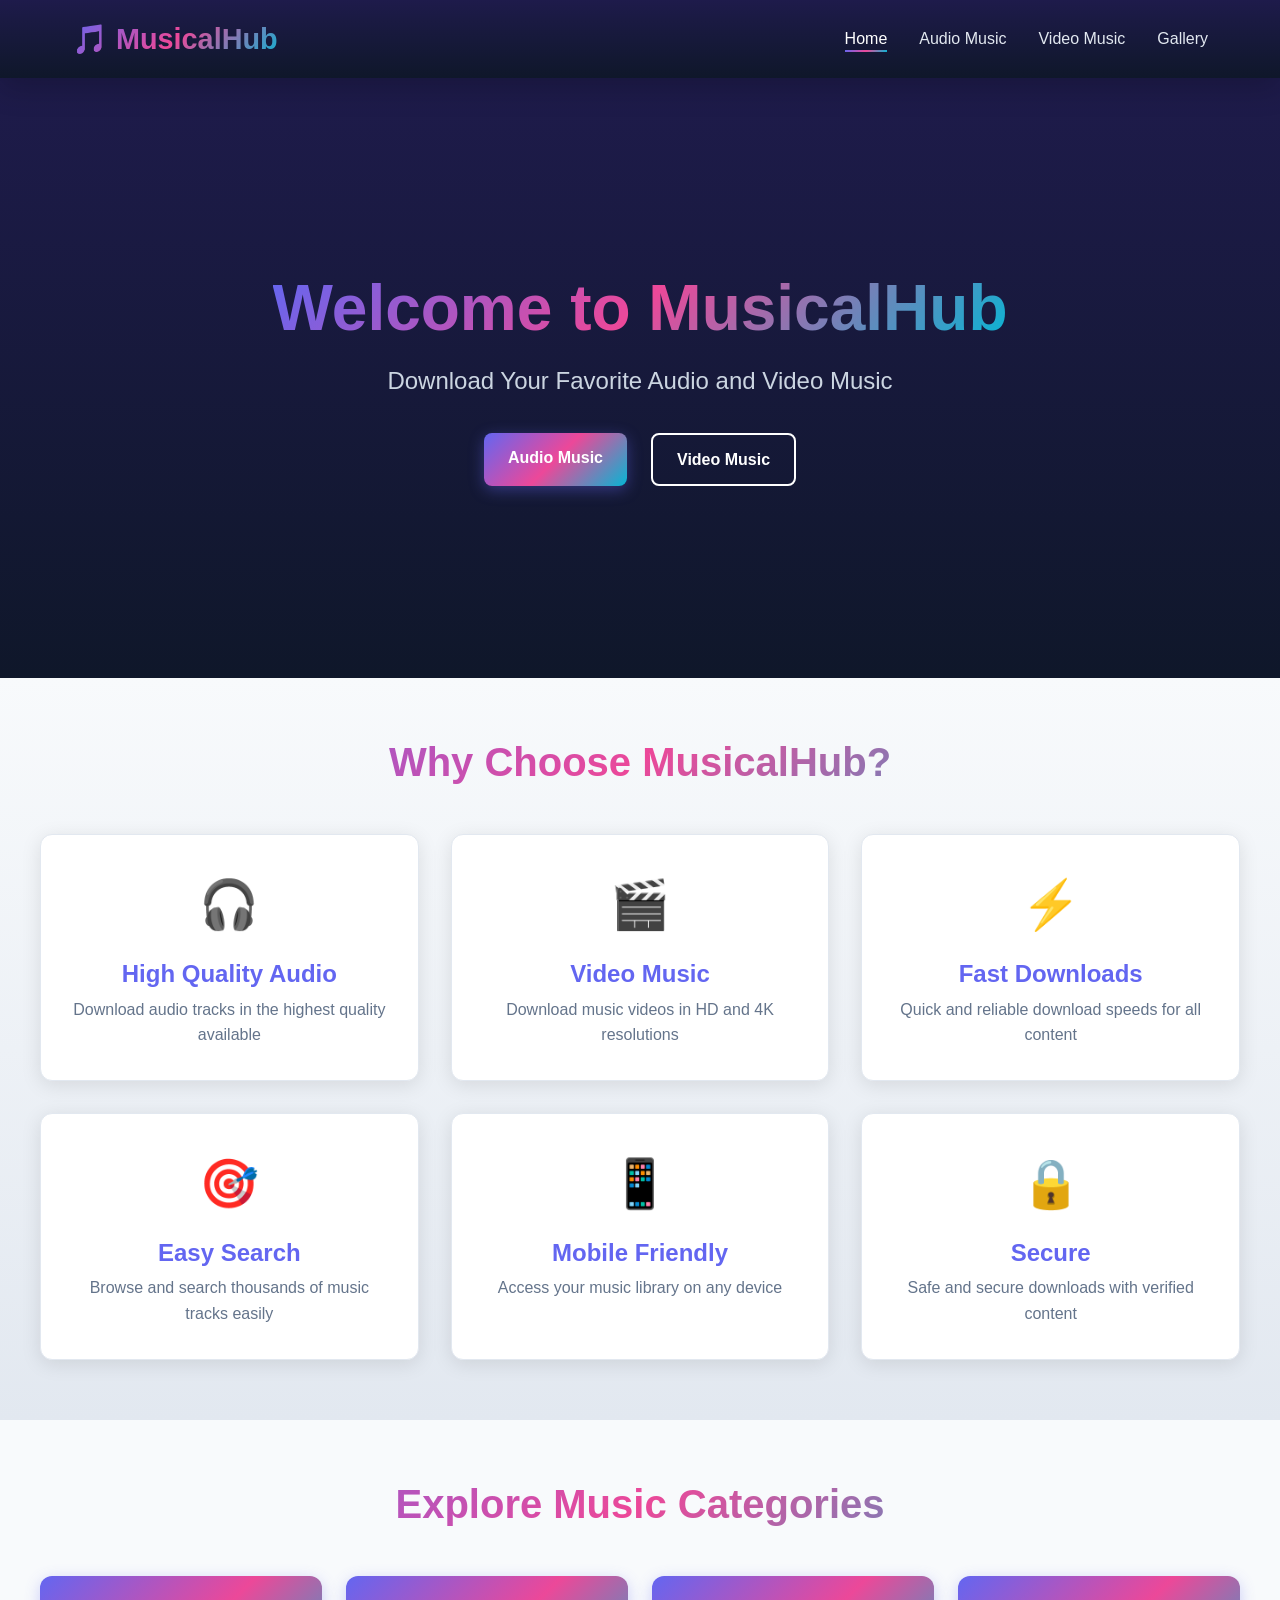
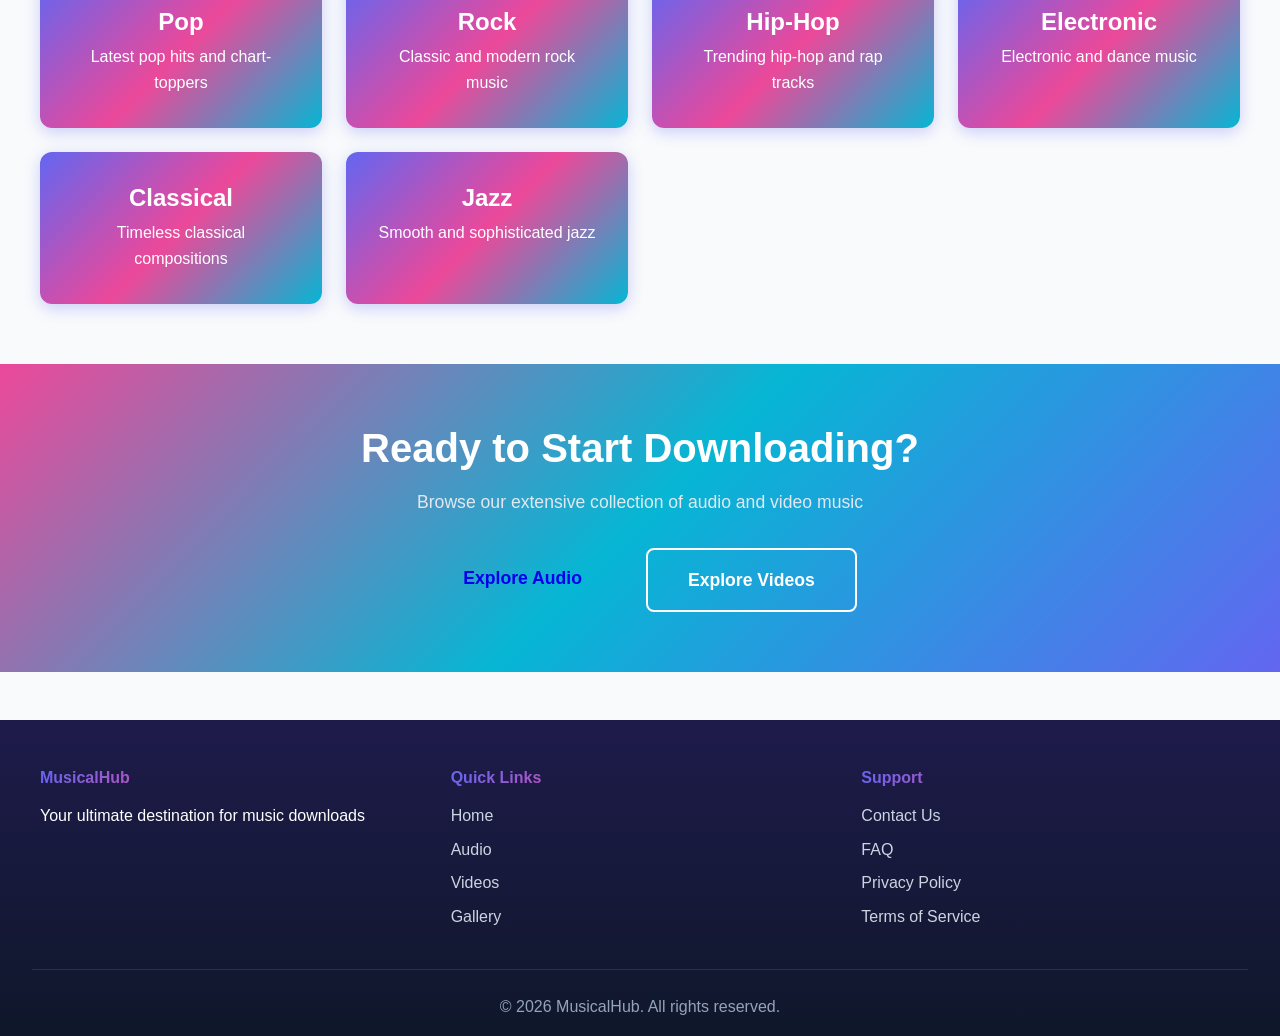
<file: index.html>
<!DOCTYPE html>
<html lang="en">
<head>
    <meta charset="UTF-8">
    <meta name="viewport" content="width=device-width, initial-scale=1.0">
    <title>MusicalHub - Download Music</title>
    <link rel="stylesheet" href="styles.css">
</head>
<body>
    <!-- Navigation Bar -->
    <nav class="navbar">
        <div class="nav-container">
            <div class="nav-logo">
                <a href="index.html" class="logo-text">🎵 MusicalHub</a>
            </div>
            <ul class="nav-menu">
                <li class="nav-item"><a href="index.html" class="nav-link active">Home</a></li>
                <li class="nav-item"><a href="audio-music.html" class="nav-link">Audio Music</a></li>
                <li class="nav-item"><a href="video-music.html" class="nav-link">Video Music</a></li>
                <li class="nav-item"><a href="gallery.html" class="nav-link">Gallery</a></li>
            </ul>
            <div class="hamburger">
                <span></span>
                <span></span>
                <span></span>
            </div>
        </div>
    </nav>

    <!-- Hero Section -->
    <section class="hero">
        <div class="hero-content">
            <h1 class="hero-title">Welcome to MusicalHub</h1>
            <p class="hero-subtitle">Download Your Favorite Audio and Video Music</p>
            <div class="hero-buttons">
                <a href="audio-music.html" class="btn btn-primary">Audio Music</a>
                <a href="video-music.html" class="btn btn-secondary">Video Music</a>
            </div>
        </div>
        <div class="hero-background"></div>
    </section>

    <!-- Features Section -->
    <section class="features">
        <div class="features-container">
            <h2 class="section-title">Why Choose MusicalHub?</h2>
            <div class="features-grid">
                <div class="feature-card">
                    <div class="feature-icon">🎧</div>
                    <h3>High Quality Audio</h3>
                    <p>Download audio tracks in the highest quality available</p>
                </div>
                <div class="feature-card">
                    <div class="feature-icon">🎬</div>
                    <h3>Video Music</h3>
                    <p>Download music videos in HD and 4K resolutions</p>
                </div>
                <div class="feature-card">
                    <div class="feature-icon">⚡</div>
                    <h3>Fast Downloads</h3>
                    <p>Quick and reliable download speeds for all content</p>
                </div>
                <div class="feature-card">
                    <div class="feature-icon">🎯</div>
                    <h3>Easy Search</h3>
                    <p>Browse and search thousands of music tracks easily</p>
                </div>
                <div class="feature-card">
                    <div class="feature-icon">📱</div>
                    <h3>Mobile Friendly</h3>
                    <p>Access your music library on any device</p>
                </div>
                <div class="feature-card">
                    <div class="feature-icon">🔒</div>
                    <h3>Secure</h3>
                    <p>Safe and secure downloads with verified content</p>
                </div>
            </div>
        </div>
    </section>

    <!-- Categories Section -->
    <section class="categories">
        <div class="categories-container">
            <h2 class="section-title">Explore Music Categories</h2>
            <div class="categories-grid">
                <div class="category-card">
                    <h3>Pop</h3>
                    <p>Latest pop hits and chart-toppers</p>
                </div>
                <div class="category-card">
                    <h3>Rock</h3>
                    <p>Classic and modern rock music</p>
                </div>
                <div class="category-card">
                    <h3>Hip-Hop</h3>
                    <p>Trending hip-hop and rap tracks</p>
                </div>
                <div class="category-card">
                    <h3>Electronic</h3>
                    <p>Electronic and dance music</p>
                </div>
                <div class="category-card">
                    <h3>Classical</h3>
                    <p>Timeless classical compositions</p>
                </div>
                <div class="category-card">
                    <h3>Jazz</h3>
                    <p>Smooth and sophisticated jazz</p>
                </div>
            </div>
        </div>
    </section>

    <!-- Call to Action -->
    <section class="cta-section">
        <h2>Ready to Start Downloading?</h2>
        <p>Browse our extensive collection of audio and video music</p>
        <div class="cta-buttons">
            <a href="audio-music.html" class="btn btn-large">Explore Audio</a>
            <a href="video-music.html" class="btn btn-large-secondary">Explore Videos</a>
        </div>
    </section>

    <!-- Footer -->
    <footer class="footer">
        <div class="footer-content">
            <div class="footer-section">
                <h4>MusicalHub</h4>
                <p>Your ultimate destination for music downloads</p>
            </div>
            <div class="footer-section">
                <h4>Quick Links</h4>
                <ul>
                    <li><a href="index.html">Home</a></li>
                    <li><a href="audio-music.html">Audio</a></li>
                    <li><a href="video-music.html">Videos</a></li>
                    <li><a href="gallery.html">Gallery</a></li>
                </ul>
            </div>
            <div class="footer-section">
                <h4>Support</h4>
                <ul>
                    <li><a href="#">Contact Us</a></li>
                    <li><a href="#">FAQ</a></li>
                    <li><a href="#">Privacy Policy</a></li>
                    <li><a href="#">Terms of Service</a></li>
                </ul>
            </div>
        </div>
        <div class="footer-bottom">
            <p>&copy; 2026 MusicalHub. All rights reserved.</p>
        </div>
    </footer>

    <script src="app.js"></script>
</body>
</html>
</file>
<file: styles.css>
/* ============================================
   GLOBAL STYLES
   ============================================ */

* {
    margin: 0;
    padding: 0;
    box-sizing: border-box;
}

:root {
    --primary-color: #6366f1;
    --secondary-color: #ec4899;
    --tertiary-color: #06b6d4;
    --dark-bg: #0f172a;
    --light-bg: #f8fafc;
    --text-primary: #1e293b;
    --text-secondary: #64748b;
    --gradient-1: linear-gradient(135deg, #6366f1 0%, #ec4899 50%, #06b6d4 100%);
    --gradient-2: linear-gradient(135deg, #ec4899 0%, #06b6d4 50%, #6366f1 100%);
    --gradient-3: linear-gradient(180deg, #1e1b4b 0%, #0f172a 100%);
    --shadow: 0 10px 30px rgba(0, 0, 0, 0.2);
    --shadow-lg: 0 20px 60px rgba(0, 0, 0, 0.3);
}

body {
    font-family: 'Segoe UI', Tahoma, Geneva, Verdana, sans-serif;
    background-color: var(--light-bg);
    color: var(--text-primary);
    line-height: 1.6;
    overflow-x: hidden;
}

/* ============================================
   TYPOGRAPHY
   ============================================ */

h1, h2, h3, h4, h5, h6 {
    font-weight: 700;
    line-height: 1.2;
}

h1 {
    font-size: 3.5rem;
}

h2 {
    font-size: 2.5rem;
}

h3 {
    font-size: 1.5rem;
}

/* ============================================
   NAVIGATION BAR
   ============================================ */

.navbar {
    background: var(--gradient-3);
    padding: 1rem 0;
    position: sticky;
    top: 0;
    z-index: 1000;
    box-shadow: var(--shadow);
}

.nav-container {
    max-width: 1200px;
    margin: 0 auto;
    padding: 0 2rem;
    display: flex;
    justify-content: space-between;
    align-items: center;
}

.nav-logo {
    display: flex;
    align-items: center;
}

.logo-text {
    font-size: 1.8rem;
    font-weight: 700;
    background: var(--gradient-1);
    -webkit-background-clip: text;
    -webkit-text-fill-color: transparent;
    background-clip: text;
    text-decoration: none;
    cursor: pointer;
    transition: transform 0.3s ease;
}

.logo-text:hover {
    transform: scale(1.05);
}

.nav-menu {
    display: flex;
    list-style: none;
    gap: 2rem;
}

.nav-item {
    position: relative;
}

.nav-link {
    color: #e2e8f0;
    text-decoration: none;
    font-weight: 500;
    transition: color 0.3s ease;
    position: relative;
}

.nav-link:after {
    content: '';
    position: absolute;
    width: 0;
    height: 2px;
    bottom: -5px;
    left: 0;
    background: var(--gradient-1);
    transition: width 0.3s ease;
}

.nav-link:hover,
.nav-link.active {
    color: #fff;
}

.nav-link:hover:after,
.nav-link.active:after {
    width: 100%;
}

.hamburger {
    display: none;
    flex-direction: column;
    cursor: pointer;
}

.hamburger span {
    width: 25px;
    height: 3px;
    background: #e2e8f0;
    margin: 5px 0;
    border-radius: 3px;
    transition: 0.3s;
}

/* ============================================
   BUTTONS
   ============================================ */

.btn {
    padding: 0.75rem 1.5rem;
    border: none;
    border-radius: 8px;
    font-weight: 600;
    cursor: pointer;
    transition: all 0.3s ease;
    text-decoration: none;
    display: inline-block;
    text-align: center;
}

.btn-primary {
    background: var(--gradient-1);
    color: white;
    box-shadow: 0 4px 15px rgba(99, 102, 241, 0.4);
}

.btn-primary:hover {
    transform: translateY(-2px);
    box-shadow: 0 6px 25px rgba(99, 102, 241, 0.6);
}

.btn-secondary {
    background: transparent;
    color: white;
    border: 2px solid white;
}

.btn-secondary:hover {
    background: white;
    color: var(--primary-color);
}

.btn-large {
    padding: 1rem 2.5rem;
    font-size: 1.1rem;
}

.btn-large-secondary {
    padding: 1rem 2.5rem;
    font-size: 1.1rem;
    background: transparent;
    color: white;
    border: 2px solid white;
}

.btn-large-secondary:hover {
    background: white;
    color: var(--primary-color);
}

/* ============================================
   HERO SECTION
   ============================================ */

.hero {
    position: relative;
    min-height: 600px;
    display: flex;
    align-items: center;
    justify-content: center;
    overflow: hidden;
    background: var(--gradient-3);
    color: white;
}

.hero-background {
    position: absolute;
    top: 0;
    left: 0;
    width: 100%;
    height: 100%;
    background: var(--gradient-1);
    opacity: 0.1;
    z-index: -1;
}

.hero-content {
    text-align: center;
    z-index: 1;
    animation: fadeInUp 0.8s ease;
}

.hero-title {
    font-size: 4rem;
    margin-bottom: 1rem;
    background: var(--gradient-1);
    -webkit-background-clip: text;
    -webkit-text-fill-color: transparent;
    background-clip: text;
}

.hero-subtitle {
    font-size: 1.5rem;
    margin-bottom: 2rem;
    color: #cbd5e1;
}

.hero-buttons {
    display: flex;
    gap: 1.5rem;
    justify-content: center;
    flex-wrap: wrap;
}

/* ============================================
   SECTIONS
   ============================================ */

.features,
.categories,
.music-section {
    padding: 60px 20px;
}

.features-container,
.categories-container,
.music-container {
    max-width: 1200px;
    margin: 0 auto;
}

.section-title {
    text-align: center;
    margin-bottom: 3rem;
    font-size: 2.5rem;
    background: var(--gradient-1);
    -webkit-background-clip: text;
    -webkit-text-fill-color: transparent;
    background-clip: text;
}

/* ============================================
   FEATURES SECTION
   ============================================ */

.features {
    background: linear-gradient(180deg, #f8fafc 0%, #e2e8f0 100%);
}

.features-grid {
    display: grid;
    grid-template-columns: repeat(auto-fit, minmax(300px, 1fr));
    gap: 2rem;
}

.feature-card {
    background: white;
    padding: 2rem;
    border-radius: 12px;
    text-align: center;
    box-shadow: 0 4px 20px rgba(0, 0, 0, 0.1);
    transition: all 0.3s ease;
    border: 1px solid #e2e8f0;
}

.feature-card:hover {
    transform: translateY(-10px);
    box-shadow: 0 10px 40px rgba(99, 102, 241, 0.2);
    border: 1px solid var(--primary-color);
}

.feature-icon {
    font-size: 3rem;
    margin-bottom: 1rem;
    animation: bounce 2s infinite;
}

.feature-card h3 {
    color: var(--primary-color);
    margin-bottom: 0.5rem;
}

.feature-card p {
    color: var(--text-secondary);
}

/* ============================================
   CATEGORIES SECTION
   ============================================ */

.categories {
    background: var(--light-bg);
}

.categories-grid {
    display: grid;
    grid-template-columns: repeat(auto-fit, minmax(250px, 1fr));
    gap: 1.5rem;
}

.category-card {
    background: var(--gradient-1);
    padding: 2rem;
    border-radius: 12px;
    color: white;
    text-align: center;
    cursor: pointer;
    transition: all 0.3s ease;
    box-shadow: 0 4px 15px rgba(99, 102, 241, 0.3);
}

.category-card:hover {
    transform: scale(1.05);
    box-shadow: 0 8px 30px rgba(99, 102, 241, 0.5);
}

.category-card h3 {
    margin-bottom: 0.5rem;
    font-size: 1.5rem;
}

/* ============================================
   PAGE HEADER
   ============================================ */

.page-header {
    background: var(--gradient-3);
    color: white;
    padding: 3rem 2rem;
    text-align: center;
    position: relative;
    overflow: hidden;
}

.page-header::before {
    content: '';
    position: absolute;
    top: 0;
    left: 0;
    width: 100%;
    height: 100%;
    background: var(--gradient-1);
    opacity: 0.1;
    z-index: -1;
}

.page-header h1 {
    font-size: 3rem;
    margin-bottom: 0.5rem;
    background: var(--gradient-1);
    -webkit-background-clip: text;
    -webkit-text-fill-color: transparent;
    background-clip: text;
}

.page-header p {
    font-size: 1.1rem;
    color: #cbd5e1;
}

/* ============================================
   SEARCH SECTION
   ============================================ */

.search-section {
    padding: 2rem;
    background: white;
    border-bottom: 1px solid #e2e8f0;
    position: sticky;
    top: 60px;
    z-index: 100;
}

.search-container {
    max-width: 1200px;
    margin: 0 auto;
    display: flex;
    gap: 1rem;
    flex-wrap: wrap;
}

.search-input,
.filter-select {
    flex: 1;
    min-width: 250px;
    padding: 0.75rem 1rem;
    border: 2px solid #e2e8f0;
    border-radius: 8px;
    font-size: 1rem;
    transition: all 0.3s ease;
}

.search-input:focus,
.filter-select:focus {
    outline: none;
    border-color: var(--primary-color);
    box-shadow: 0 0 0 3px rgba(99, 102, 241, 0.1);
}

/* ============================================
   MUSIC GRID
   ============================================ */

.music-grid,
.video-grid,
.gallery-grid {
    display: grid;
    grid-template-columns: repeat(auto-fill, minmax(280px, 1fr));
    gap: 2rem;
}

.music-card,
.video-card,
.gallery-item {
    background: white;
    border-radius: 12px;
    overflow: hidden;
    box-shadow: 0 4px 20px rgba(0, 0, 0, 0.1);
    transition: all 0.3s ease;
    cursor: pointer;
    border: 1px solid #e2e8f0;
}

.music-card:hover,
.video-card:hover,
.gallery-item:hover {
    transform: translateY(-8px);
    box-shadow: 0 10px 40px rgba(99, 102, 241, 0.2);
    border-color: var(--primary-color);
}

.music-card-image,
.video-card-image {
    width: 100%;
    height: 200px;
    background: var(--gradient-1);
    display: flex;
    align-items: center;
    justify-content: center;
    font-size: 3rem;
    color: white;
    position: relative;
    overflow: hidden;
}

.video-card-image::after {
    content: '▶';
    position: absolute;
    font-size: 3rem;
    color: white;
    opacity: 0;
    transition: opacity 0.3s ease;
}

.video-card:hover .video-card-image::after {
    opacity: 0.8;
}

.music-card-content,
.video-card-content {
    padding: 1.5rem;
}

.music-card-title,
.video-card-title {
    font-size: 1.1rem;
    margin-bottom: 0.5rem;
    color: var(--text-primary);
}

.music-card-artist,
.video-card-artist {
    color: var(--text-secondary);
    font-size: 0.9rem;
    margin-bottom: 1rem;
}

.music-card-meta,
.video-card-meta {
    display: flex;
    justify-content: space-between;
    align-items: center;
    margin-bottom: 1rem;
    font-size: 0.9rem;
    color: var(--text-secondary);
}

.music-card-actions,
.video-card-actions {
    display: flex;
    gap: 0.5rem;
}

.music-card-actions button,
.video-card-actions button {
    flex: 1;
    padding: 0.5rem;
    background: var(--gradient-1);
    color: white;
    border: none;
    border-radius: 6px;
    cursor: pointer;
    transition: all 0.3s ease;
    font-size: 0.85rem;
}

.music-card-actions button:hover,
.video-card-actions button:hover {
    transform: scale(1.05);
    box-shadow: 0 4px 15px rgba(99, 102, 241, 0.4);
}

/* ============================================
   MODAL
   ============================================ */

.modal {
    display: none;
    position: fixed;
    top: 0;
    left: 0;
    width: 100%;
    height: 100%;
    background: rgba(0, 0, 0, 0.7);
    z-index: 2000;
    align-items: center;
    justify-content: center;
    backdrop-filter: blur(5px);
}

.modal.active {
    display: flex;
}

.modal-content {
    background: white;
    padding: 2rem;
    border-radius: 12px;
    max-width: 600px;
    width: 90%;
    max-height: 80vh;
    overflow-y: auto;
    position: relative;
    animation: slideUp 0.3s ease;
}

.modal-content.video-modal {
    max-width: 900px;
}

.close {
    position: absolute;
    top: 1rem;
    right: 1.5rem;
    font-size: 2rem;
    cursor: pointer;
    color: #64748b;
    transition: color 0.3s ease;
}

.close:hover {
    color: #1e293b;
}

.player-container,
.video-player-container {
    display: flex;
    flex-direction: column;
    gap: 1.5rem;
}

.player-info,
.video-player-info {
    text-align: center;
}

.player-info h2,
.video-player-info h2 {
    margin-bottom: 0.5rem;
    color: var(--primary-color);
}

.player-info p,
.video-player-info p {
    color: var(--text-secondary);
}

audio,
video {
    width: 100%;
    border-radius: 8px;
}

.player-controls {
    display: flex;
    gap: 1rem;
    flex-wrap: wrap;
}

.quality-select {
    padding: 0.75rem 1rem;
    border: 2px solid #e2e8f0;
    border-radius: 8px;
    cursor: pointer;
    background: white;
    color: var(--text-primary);
}

/* ============================================
   CTA SECTION
   ============================================ */

.cta-section {
    background: var(--gradient-2);
    color: white;
    padding: 60px 20px;
    text-align: center;
}

.cta-section h2 {
    font-size: 2.5rem;
    margin-bottom: 1rem;
}

.cta-section p {
    font-size: 1.1rem;
    margin-bottom: 2rem;
    color: #e2e8f0;
}

.cta-buttons {
    display: flex;
    gap: 1.5rem;
    justify-content: center;
    flex-wrap: wrap;
}

/* ============================================
   GALLERY CONTROLS
   ============================================ */

.gallery-controls {
    background: white;
    padding: 2rem;
    border-bottom: 1px solid #e2e8f0;
}

.controls-container {
    max-width: 1200px;
    margin: 0 auto;
    display: flex;
    gap: 1rem;
    align-items: center;
    flex-wrap: wrap;
}

.view-toggle {
    padding: 0.5rem 1rem;
    background: #f1f5f9;
    border: 2px solid #e2e8f0;
    border-radius: 6px;
    cursor: pointer;
    transition: all 0.3s ease;
}

.view-toggle.active {
    background: var(--gradient-1);
    color: white;
    border-color: var(--primary-color);
}

.sort-select {
    padding: 0.5rem 1rem;
    border: 2px solid #e2e8f0;
    border-radius: 6px;
    background: white;
    cursor: pointer;
}

/* ============================================
   DETAILS CONTAINER
   ============================================ */

.details-container {
    display: flex;
    flex-direction: column;
    gap: 1.5rem;
}

.details-header {
    text-align: center;
    padding-bottom: 1.5rem;
    border-bottom: 2px solid #e2e8f0;
}

.details-header h2 {
    color: var(--primary-color);
    margin-bottom: 0.5rem;
}

.details-body {
    display: flex;
    flex-direction: column;
    gap: 1.5rem;
}

.details-info {
    display: flex;
    flex-direction: column;
    gap: 1rem;
}

.details-info p {
    color: var(--text-secondary);
}

.details-info strong {
    color: var(--text-primary);
}

.details-actions {
    display: flex;
    gap: 1rem;
    flex-wrap: wrap;
}

.details-actions .btn {
    flex: 1;
}

/* ============================================
   FOOTER
   ============================================ */

.footer {
    background: var(--gradient-3);
    color: white;
    padding: 3rem 2rem 1rem;
    margin-top: 3rem;
}

.footer-content {
    max-width: 1200px;
    margin: 0 auto;
    display: grid;
    grid-template-columns: repeat(auto-fit, minmax(250px, 1fr));
    gap: 2rem;
    margin-bottom: 2rem;
}

.footer-section h4 {
    margin-bottom: 1rem;
    background: var(--gradient-1);
    -webkit-background-clip: text;
    -webkit-text-fill-color: transparent;
    background-clip: text;
}

.footer-section ul {
    list-style: none;
}

.footer-section ul li {
    margin-bottom: 0.5rem;
}

.footer-section a {
    color: #cbd5e1;
    text-decoration: none;
    transition: color 0.3s ease;
}

.footer-section a:hover {
    color: white;
}

.footer-bottom {
    text-align: center;
    padding-top: 1.5rem;
    border-top: 1px solid rgba(255, 255, 255, 0.1);
    color: #94a3b8;
}

/* ============================================
   ANIMATIONS
   ============================================ */

@keyframes fadeInUp {
    from {
        opacity: 0;
        transform: translateY(30px);
    }
    to {
        opacity: 1;
        transform: translateY(0);
    }
}

@keyframes slideUp {
    from {
        opacity: 0;
        transform: translateY(30px);
    }
    to {
        opacity: 1;
        transform: translateY(0);
    }
}

@keyframes bounce {
    0%, 100% {
        transform: translateY(0);
    }
    50% {
        transform: translateY(-10px);
    }
}

/* ============================================
   RESPONSIVE DESIGN
   ============================================ */

@media (max-width: 768px) {
    .hamburger {
        display: flex;
    }

    .nav-menu {
        position: absolute;
        left: -100%;
        top: 70px;
        flex-direction: column;
        background-color: var(--dark-bg);
        width: 100%;
        text-align: center;
        transition: 0.3s;
        gap: 0;
        padding: 2rem 0;
        box-shadow: var(--shadow);
    }

    .nav-menu.active {
        left: 0;
    }

    .nav-item {
        padding: 1rem 0;
        border-bottom: 1px solid rgba(255, 255, 255, 0.1);
    }

    h1 {
        font-size: 2rem;
    }

    h2 {
        font-size: 1.5rem;
    }

    .hero-title {
        font-size: 2rem;
    }

    .hero-subtitle {
        font-size: 1rem;
    }

    .section-title {
        font-size: 1.5rem;
    }

    .features-grid,
    .categories-grid,
    .music-grid,
    .video-grid,
    .gallery-grid {
        grid-template-columns: repeat(auto-fill, minmax(200px, 1fr));
        gap: 1rem;
    }

    .hero-buttons,
    .cta-buttons {
        flex-direction: column;
        gap: 1rem;
    }

    .btn,
    .btn-large {
        width: 100%;
    }

    .page-header h1 {
        font-size: 1.5rem;
    }

    .search-container {
        flex-direction: column;
    }

    .search-input,
    .filter-select {
        min-width: 100%;
    }

    .footer-content {
        grid-template-columns: 1fr;
        gap: 1.5rem;
    }

    .details-actions {
        flex-direction: column;
    }

    .details-actions .btn {
        width: 100%;
    }

    .player-controls {
        flex-direction: column;
    }

    .player-controls .btn {
        width: 100%;
    }
}

@media (max-width: 480px) {
    .hero {
        min-height: 400px;
    }

    h1 {
        font-size: 1.5rem;
    }

    .features-grid,
    .categories-grid,
    .music-grid,
    .video-grid,
    .gallery-grid {
        grid-template-columns: 1fr;
    }

    .logo-text {
        font-size: 1.3rem;
    }

    .nav-menu {
        top: 60px;
    }
}

/* ============================================
   DARK MODE SUPPORT
   ============================================ */

@media (prefers-color-scheme: dark) {
    :root {
        --light-bg: #1e293b;
        --text-primary: #f1f5f9;
    }

    .feature-card,
    .music-card,
    .video-card,
    .gallery-item {
        background: #334155;
        border-color: #475569;
    }

    .search-input,
    .filter-select,
    .quality-select {
        background: #334155;
        color: #f1f5f9;
        border-color: #475569;
    }

    .modal-content {
        background: #1e293b;
        color: #f1f5f9;
    }

    .search-section {
        background: #334155;
        border-color: #475569;
    }
}
</file>
